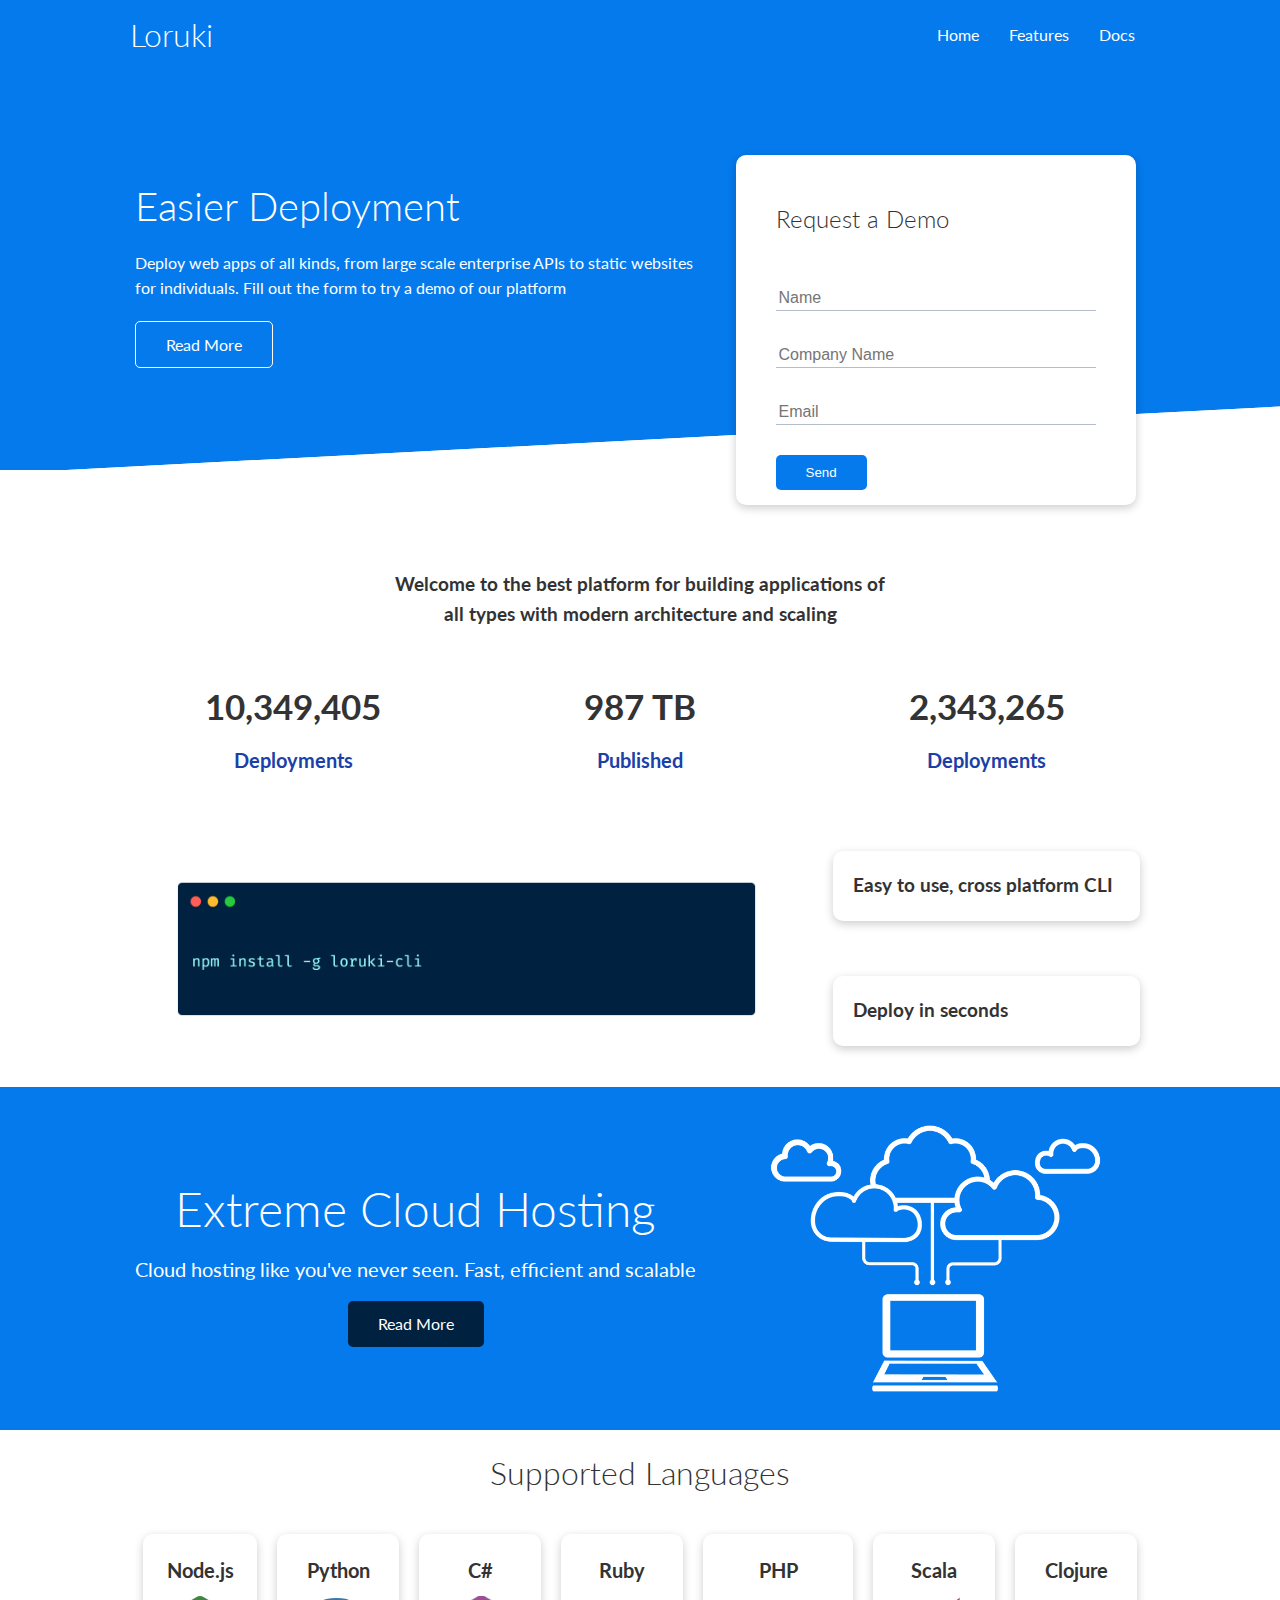
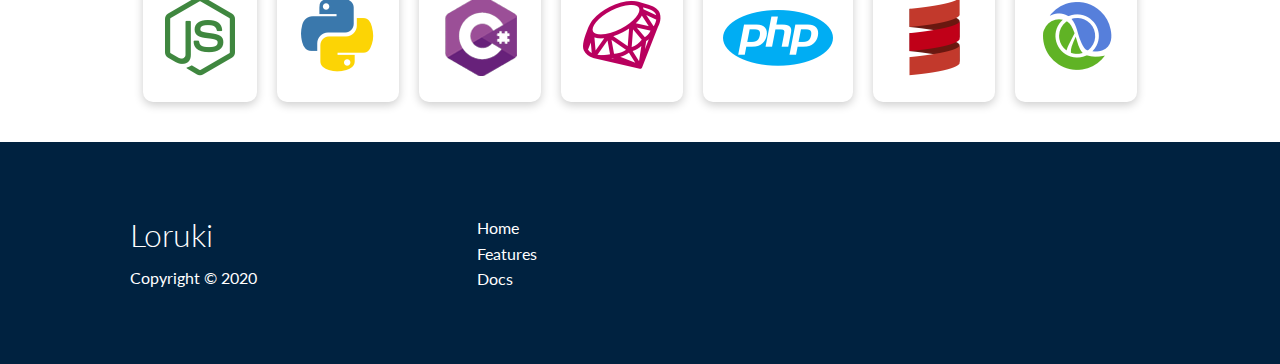
<file: index.html>
<!DOCTYPE html>
<html lang="en">
  <head>
    <meta charset="UTF-8" />
    <meta name="viewport" content="width=device-width, initial-scale=1.0" />
    <link
      rel="stylesheet"
      href="https://cdnjs.cloudflare.com/ajax/libs/font-awesome/5.15.1/css/all.min.css"
      integrity="sha512-+4zCK9k+qNFUR5X+cKL9EIR+ZOhtIloNl9GIKS57V1MyNsYpYcUrUeQc9vNfzsWfV28IaLL3i96P9sdNyeRssA=="
      crossorigin="anonymous"
      referrerpolicy="no-referrer"
    />
    <link rel="stylesheet" href="css/utils.css" />
    <link rel="stylesheet" href="css/style.css" />
    <title>Loruki | Cloud Hosting for Everyone</title>
  </head>
  <body>
    <div class="navbar">
      <div class="container flex">
        <h1 class="logo">Loruki</h1>
        <nav>
          <ul>
            <li><a href="index.html">Home</a></li>
            <li><a href="features.html">Features</a></li>
            <li><a href="docs.html">Docs</a></li>
          </ul>
        </nav>
      </div>
    </div>

    <section class="showcase">
      <div class="container grid">
        <div class="showcase-text">
          <h1>Easier Deployment</h1>
          <p>
            Deploy web apps of all kinds, from large scale enterprise APIs to
            static websites for individuals. Fill out the form to try a demo of
            our platform
          </p>
          <a href="features.html" class="btn btn-outline">Read More</a>
        </div>

        <div class="showcase-form card">
          <h2>Request a Demo</h2>
          <form name="contact" method="post" netlify-honeypot="bot-field" data-netlify="true">
            <input type="hidden" value="contact" name="contact">
            <p class="hidden">
              <label>Don't fill this out if you're human: <input name="bot-field"></label>
            </p>
            <div class="form-control">
              <input type="text" name="name" placeholder="Name" required />
            </div>
            <div class="form-control">
              <input
                type="text"
                name="company"
                placeholder="Company Name"
                required
              />
            </div>
            <div class="form-control">
              <input type="email" name="email" placeholder="Email" required />
            </div>
            <input type="submit" value="Send" class="btn btn-primary" />
          </form>
        </div>
      </div>
    </section>

    <section class="stats">
      <div class="container">
        <h3 class="stats-heading text-center my-1">
          Welcome to the best platform for building applications of all types
          with modern architecture and scaling
        </h3>

        <div class="grid grid-3 text-center my-4">
          <div>
            <i class="fas fa-server fa-3x"></i>
            <h3>10,349,405</h3>
            <p class="text-secondary">Deployments</p>
          </div>
          <div>
            <i class="fas fa-upload fa-3x"></i>
            <h3>987 TB</h3>
            <p class="text-secondary">Published</p>
          </div>
          <div>
            <i class="fas fa-project-diagram fa-3x"></i>
            <h3>2,343,265</h3>
            <p class="text-secondary">Deployments</p>
          </div>
        </div>
      </div>
    </section>

    <!-- CLI -->
    <section class="cli">
      <div class="container grid">
        <img src="images/cli.png" alt="" />
        <div class="card">
          <h3>Easy to use, cross platform CLI</h3>
        </div>
        <div class="card">
          <h3>Deploy in seconds</h3>
        </div>
      </div>
    </section>

    <!-- Cloud -->
    <section class="cloud bg-primary my-2 py-2">
      <div class="container grid">
        <div class="text-center">
          <h2 class="lg">Extreme Cloud Hosting</h2>
          <p class="lead my-1">
            Cloud hosting like you've never seen. Fast, efficient and scalable
          </p>
          <a href="features.html" class="btn btn-dark"> Read More </a>
        </div>
        <img src="images/cloud.png" alt="" />
      </div>
    </section>

    <!-- Languages -->
    <section class="languages">
      <h2 class="md text-center my-2">Supported Languages</h2>
      <div class="container flex">
        <div class="card">
          <h4>Node.js</h4>
          <img src="images/logos/node.png" alt="" />
        </div>
        <div class="card">
          <h4>Python</h4>
          <img src="images/logos/python.png" alt="" />
        </div>
        <div class="card">
          <h4>C#</h4>
          <img src="images/logos/csharp.png" alt="" />
        </div>
        <div class="card">
          <h4>Ruby</h4>
          <img src="images/logos/ruby.png" alt="" />
        </div>
        <div class="card">
          <h4>PHP</h4>
          <img src="images/logos/php.png" alt="" />
        </div>
        <div class="card">
          <h4>Scala</h4>
          <img src="images/logos/scala.png" alt="" />
        </div>
        <div class="card">
          <h4>Clojure</h4>
          <img src="images/logos/clojure.png" alt="" />
        </div>
      </div>
    </section>
    
    <footer class="footer bg-dark py-5">
      <div class="container grid grid-3">
        <div>
          <h1>Loruki</h1>
          <p>Copyright &copy; 2020</p>
        </div>
        <nav>
          <ul>
            <li><a href="index.html">Home</a></li>
            <li><a href="features.html">Features</a></li>
            <li><a href="docs.html">Docs</a></li>
          </ul>
        </nav>
        <div class="social">
          <a href="#"><i class="fab fa-github fa-2x"></i></a>
          <a href="#"><i class="fab fa-facebook fa-2x"></i></a>
          <a href="#"><i class="fab fa-instagram fa-2x"></i></a>
          <a href="#"><i class="fab fa-twitter fa-2x"></i></a>
        </div>
      </div>
    </footer>
  </body>
</html>
</file>
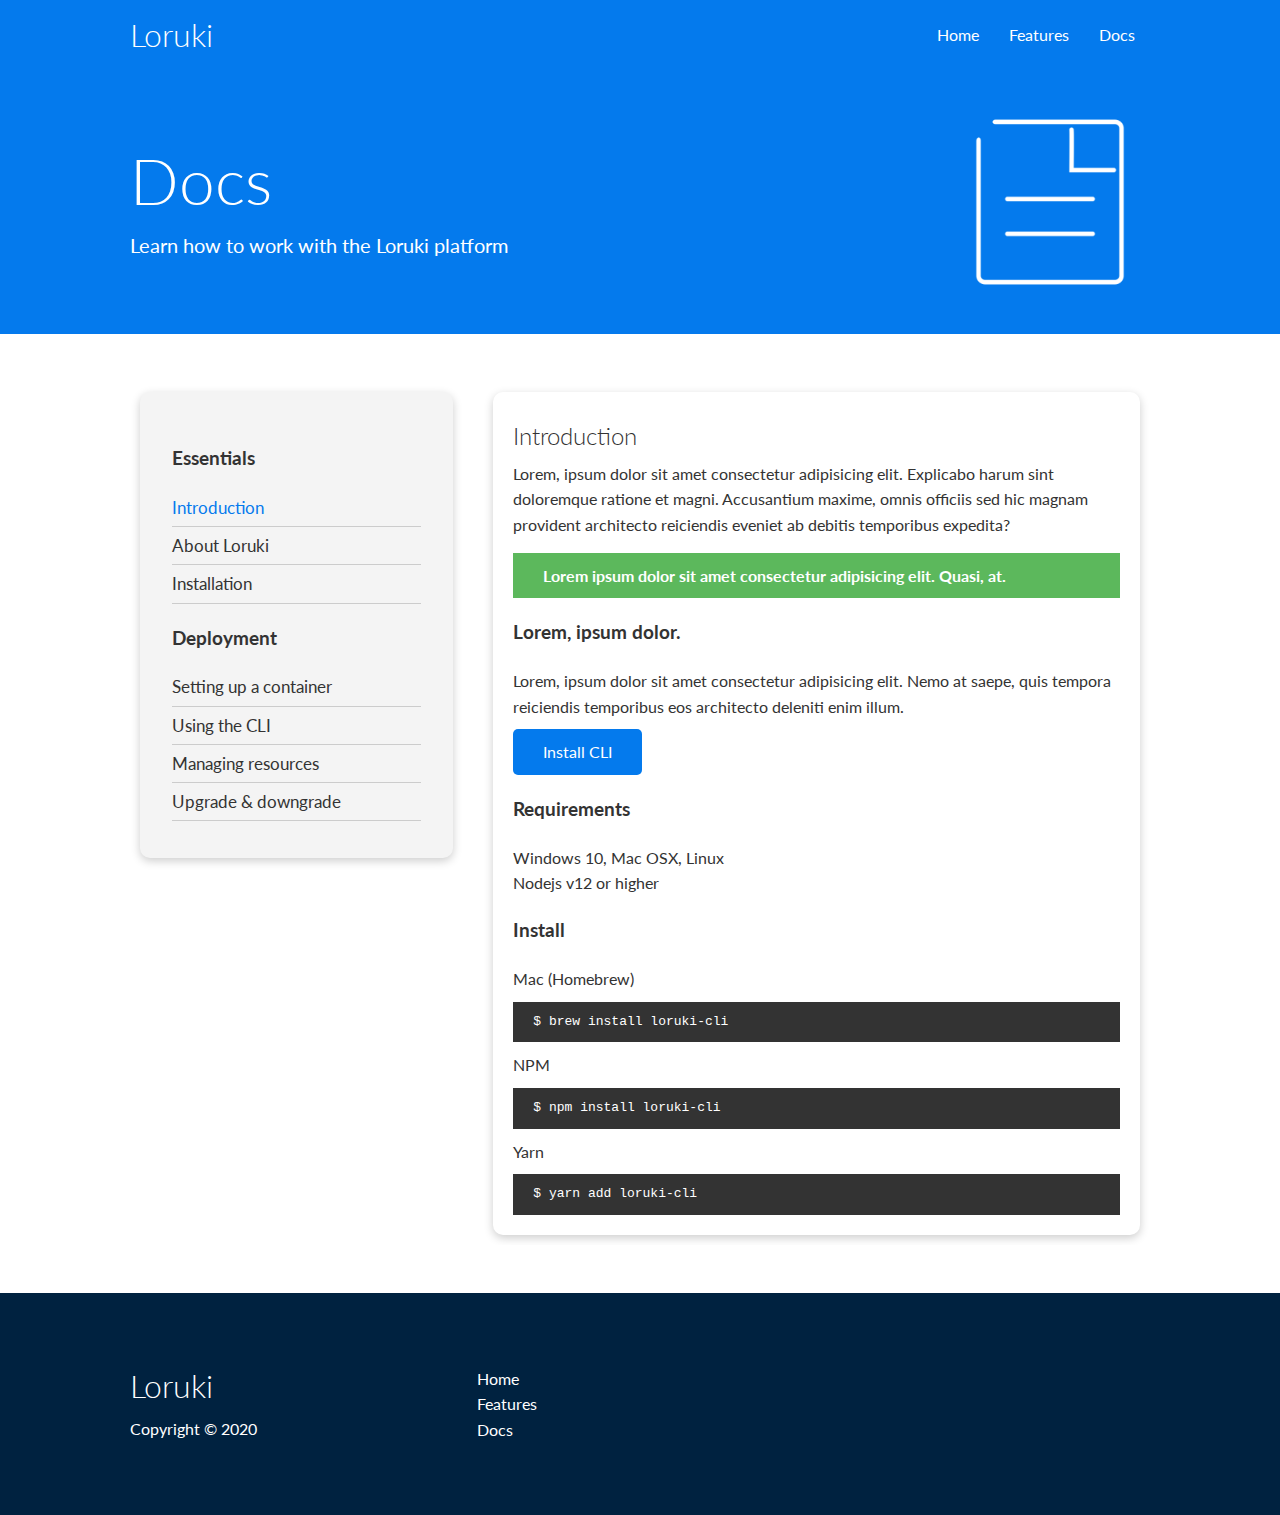
<file: docs.html>
<!DOCTYPE html>
<html lang="en">
  <head>
    <meta charset="UTF-8" />
    <meta name="viewport" content="width=device-width, initial-scale=1.0" />
    <link
      rel="stylesheet"
      href="https://cdnjs.cloudflare.com/ajax/libs/font-awesome/5.15.1/css/all.min.css"
      integrity="sha512-+4zCK9k+qNFUR5X+cKL9EIR+ZOhtIloNl9GIKS57V1MyNsYpYcUrUeQc9vNfzsWfV28IaLL3i96P9sdNyeRssA=="
      crossorigin="anonymous"
      referrerpolicy="no-referrer"
    />
    <link rel="stylesheet" href="css/utils.css" />
    <link rel="stylesheet" href="css/style.css" />
    <title>Loruki | Cloud Hosting for Everyone</title>
  </head>
  <body>
    <div class="navbar">
      <div class="container flex">
        <h1 class="logo">Loruki</h1>
        <nav>
          <ul>
            <li><a href="index.html">Home</a></li>
            <li><a href="features.html">Features</a></li>
            <li><a href="docs.html">Docs</a></li>
          </ul>
        </nav>
      </div>
    </div>

    <!-- Head Area -->
    <section class="docs-head bg-primary py-3">
      <div class="container grid">
        <div>
          <h1 class="xl">Docs</h1>
          <p class="lead">Learn how to work with the Loruki platform</p>
        </div>
        <img src="images/docs.png" alt="" />
      </div>
    </section>

    <!-- Docs main -->
    <section class="my-4 docs-main">
      <div class="container grid">
        <div class="card bg-light p-3">
          <h3 class="my-2">Essentials</h3>
          <nav>
            <ul>
              <li><a href="#" class="text-primary">Introduction</a></li>
              <li><a href="#">About Loruki</a></li>
              <li><a href="#">Installation</a></li>
            </ul>
          </nav>
          <h3 class="my-2">Deployment</h3>
          <nav>
            <ul>
              <li><a href="#">Setting up a container</a></li>
              <li><a href="#">Using the CLI</a></li>
              <li><a href="#">Managing resources</a></li>
              <li><a href="#">Upgrade & downgrade</a></li>
            </ul>
          </nav>
        </div>
        <div class="card">
          <h2>Introduction</h2>
          <p>
            Lorem, ipsum dolor sit amet consectetur adipisicing elit. Explicabo
            harum sint doloremque ratione et magni. Accusantium maxime, omnis
            officiis sed hic magnam provident architecto reiciendis eveniet ab
            debitis temporibus expedita?
          </p>
          <div class="alert alert-success">
            <i class="fas fa-info"></i>
            Lorem ipsum dolor sit amet consectetur adipisicing elit. Quasi, at.
          </div>
          <h3>Lorem, ipsum dolor.</h3>
          <p>
            Lorem, ipsum dolor sit amet consectetur adipisicing elit. Nemo at
            saepe, quis tempora reiciendis temporibus eos architecto deleniti
            enim illum.
          </p>
          <a href="#" class="btn btn-primary">Install CLI</a>

          <h3>Requirements</h3>
          <ul>
            <li>Windows 10, Mac OSX, Linux</li>
            <li>Nodejs v12 or higher</li>
          </ul>

          <h3>Install</h3>
          <p>Mac (Homebrew)</p>
          <pre><code>$ brew install loruki-cli</code></pre>
          <p>NPM</p>
          <pre><code>$ npm install loruki-cli</code></pre>
          <p>Yarn</p>
          <pre><code>$ yarn add loruki-cli</code></pre>
        </div>
      </div>
    </section>

    <footer class="footer bg-dark py-5">
      <div class="container grid grid-3">
        <div>
          <h1>Loruki</h1>
          <p>Copyright &copy; 2020</p>
        </div>
        <nav>
          <ul>
            <li><a href="index.html">Home</a></li>
            <li><a href="features.html">Features</a></li>
            <li><a href="docs.html">Docs</a></li>
          </ul>
        </nav>
        <div class="social">
          <a href="#"><i class="fab fa-github fa-2x"></i></a>
          <a href="#"><i class="fab fa-facebook fa-2x"></i></a>
          <a href="#"><i class="fab fa-instagram fa-2x"></i></a>
          <a href="#"><i class="fab fa-twitter fa-2x"></i></a>
        </div>
      </div>
    </footer>
  </body>
</html>
</file>
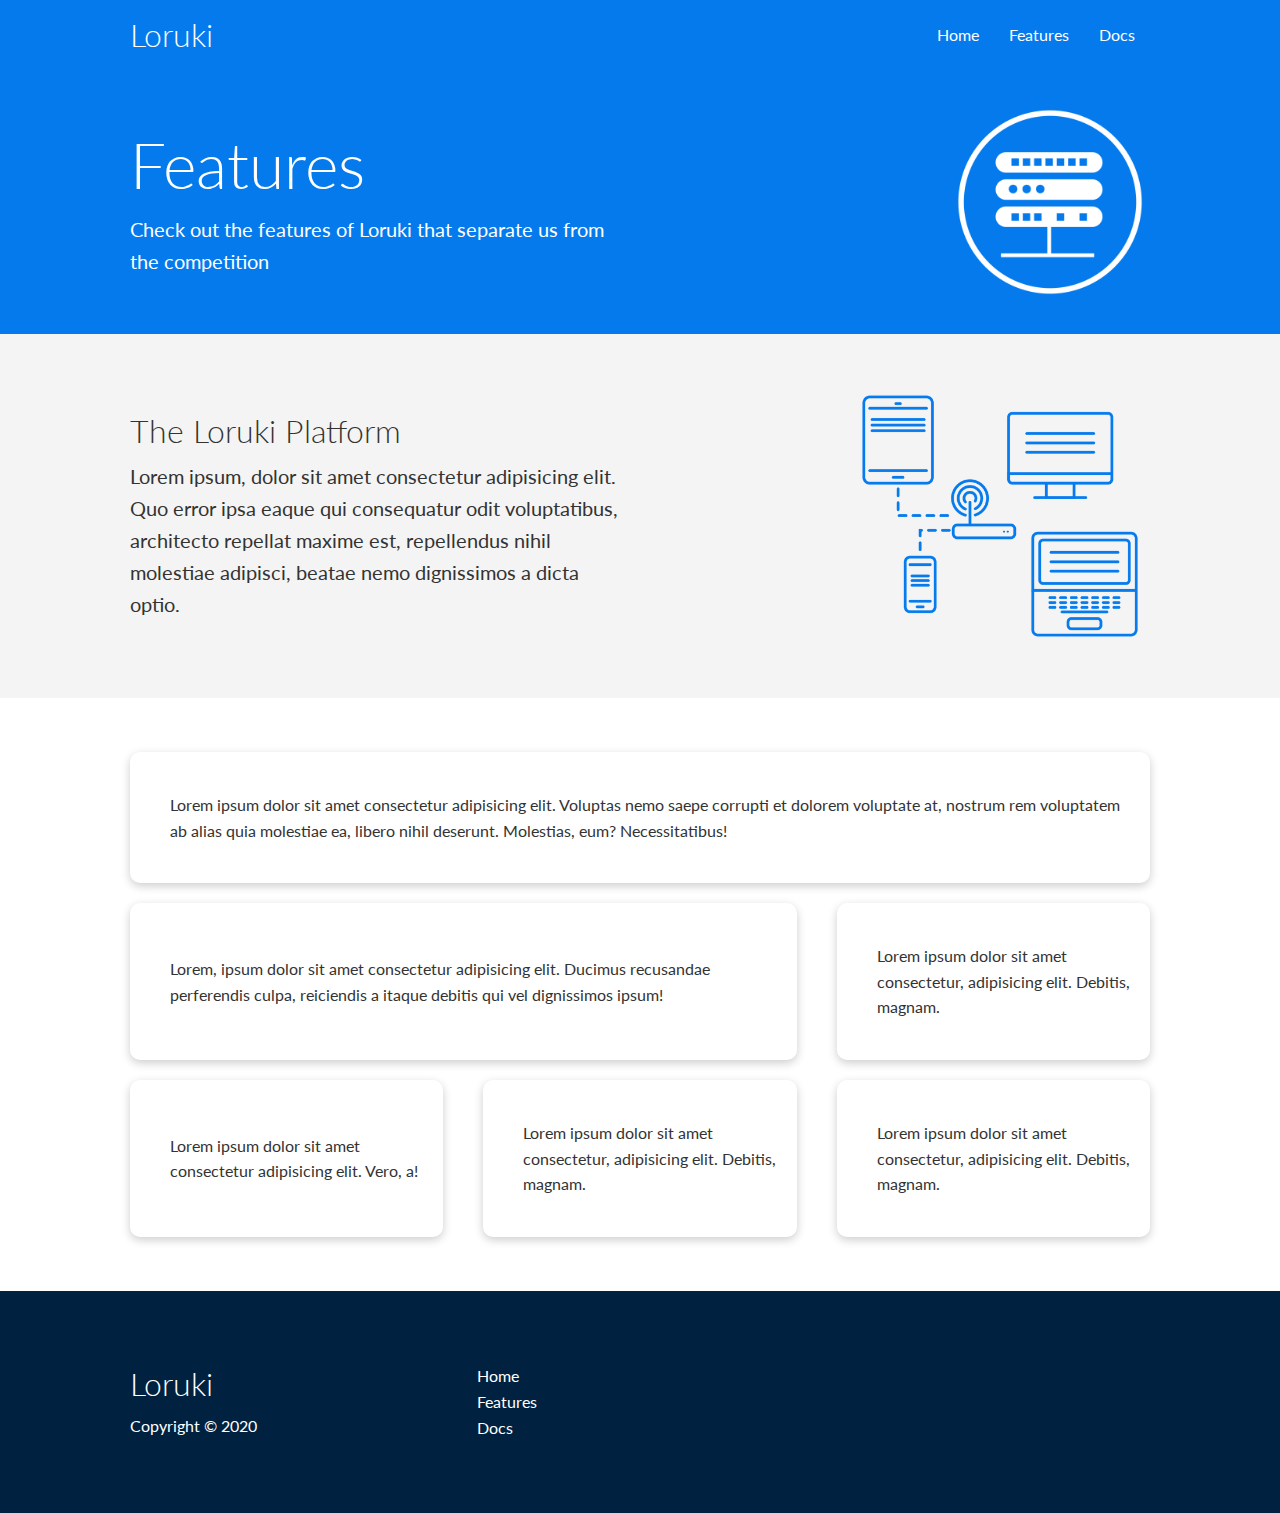
<file: features.html>
<!DOCTYPE html>
<html lang="en">
  <head>
    <meta charset="UTF-8" />
    <meta name="viewport" content="width=device-width, initial-scale=1.0" />
    <link
      rel="stylesheet"
      href="https://cdnjs.cloudflare.com/ajax/libs/font-awesome/5.15.1/css/all.min.css"
      integrity="sha512-+4zCK9k+qNFUR5X+cKL9EIR+ZOhtIloNl9GIKS57V1MyNsYpYcUrUeQc9vNfzsWfV28IaLL3i96P9sdNyeRssA=="
      crossorigin="anonymous"
      referrerpolicy="no-referrer"
    />
    <link rel="stylesheet" href="css/utils.css" />
    <link rel="stylesheet" href="css/style.css" />
    <title>Loruki | Cloud Hosting for Everyone</title>
  </head>
  <body>
    <div class="navbar">
      <div class="container flex">
        <h1 class="logo">Loruki</h1>
        <nav>
          <ul>
            <li><a href="index.html">Home</a></li>
            <li><a href="features.html">Features</a></li>
            <li><a href="docs.html">Docs</a></li>
          </ul>
        </nav>
      </div>
    </div>

    <!-- Head Area -->
    <section class="features-head bg-primary py-3">
      <div class="container grid">
        <div>
          <h1 class="xl">Features</h1>
          <p class="lead">
            Check out the features of Loruki that separate us from the
            competition
          </p>
        </div>
        <img src="images/server.png" alt="" />
      </div>
    </section>

    <!-- Sub Head -->
    <section class="features-sub-head bg-light py-3">
      <div class="container grid">
        <div>
          <h1 class="md">The Loruki Platform</h1>
          <p class="lead">
            Lorem ipsum, dolor sit amet consectetur adipisicing elit. Quo error
            ipsa eaque qui consequatur odit voluptatibus, architecto repellat
            maxime est, repellendus nihil molestiae adipisci, beatae nemo
            dignissimos a dicta optio.
          </p>
        </div>
        <img src="images/server2.png" alt="" />
      </div>
    </section>

    <section class="features-main my-2">
      <div class="container grid grid-3">
        <div class="card flex">
          <i class="fas fa-server fa-3x"></i>
          <p>
            Lorem ipsum dolor sit amet consectetur adipisicing elit. Voluptas
            nemo saepe corrupti et dolorem voluptate at, nostrum rem voluptatem
            ab alias quia molestiae ea, libero nihil deserunt. Molestias, eum?
            Necessitatibus!
          </p>
        </div>
        <div class="card flex">
          <i class="fas fa-network-wired fa-3x"></i>
          <p>
            Lorem, ipsum dolor sit amet consectetur adipisicing elit. Ducimus
            recusandae perferendis culpa, reiciendis a itaque debitis qui vel
            dignissimos ipsum!
          </p>
        </div>
        <div class="card flex">
          <i class="fas fa-laptop-code fa-3x"></i>
          <p>
            Lorem ipsum dolor sit amet consectetur, adipisicing elit. Debitis,
            magnam.
          </p>
        </div>
        <div class="card flex">
          <i class="fas fa-database fa-3x"></i>
          <p>
            Lorem ipsum dolor sit amet consectetur adipisicing elit. Vero, a!
          </p>
        </div>
        <div class="card flex">
          <i class="fas fa-power-off fa-3x"></i>
          <p>
            Lorem ipsum dolor sit amet consectetur, adipisicing elit. Debitis,
            magnam.
          </p>
        </div>
        <div class="card flex">
          <i class="fas fa-upload fa-3x"></i>
          <p>
            Lorem ipsum dolor sit amet consectetur, adipisicing elit. Debitis,
            magnam.
          </p>
        </div>
      </div>
    </section>

    <footer class="footer bg-dark py-5">
      <div class="container grid grid-3">
        <div>
          <h1>Loruki</h1>
          <p>Copyright &copy; 2020</p>
        </div>
        <nav>
          <ul>
            <li><a href="index.html">Home</a></li>
            <li><a href="features.html">Features</a></li>
            <li><a href="docs.html">Docs</a></li>
          </ul>
        </nav>
        <div class="social">
          <a href="#"><i class="fab fa-github fa-2x"></i></a>
          <a href="#"><i class="fab fa-facebook fa-2x"></i></a>
          <a href="#"><i class="fab fa-instagram fa-2x"></i></a>
          <a href="#"><i class="fab fa-twitter fa-2x"></i></a>
        </div>
      </div>
    </footer>
  </body>
</html>
</file>
<file: css/utils.css>
/* Utils */
.container {
  max-width: 1100px;
  margin: 0 auto;
  overflow: auto;
  padding: 0 40px;
}

.card {
  background-color: #fff;
  color: #333;
  border-radius: 10px;
  box-shadow: 0 3px 10px rgba(0, 0, 0, 0.2);
  padding: 20px;
  margin: 10px;
}

.btn {
  display: inline-block;
  padding: 10px 30px;
  cursor: pointer;
  background-color: var(--primary-color);
  color: #fff;
  border: none;
  border-radius: 5px;
}

.btn-outline {
  background: transparent;
  border: 1px solid white;
}

.btn:hover {
  transform: scale(0.98);
}

/* Backgrounds & Coloured Buttons */
.bg-primary,
.btn-primary {
  background-color: var(--primary-color);
  color: #fff;
}

.bg-secondary,
.btn-secondary {
  background-color: var(--secondary-color);
  color: #fff;
}

.bg-dark,
.btn-dark {
  background-color: var(--dark-color);
  color: #fff;
}

.bg-light,
.btn-light {
  background-color: var(--light-color);
  color: #333;
}

.bg-primary a,
.btn-primary a,
.bg-secondary a,
.btn-secondary a,
.bg-dark a,
.btn-dark a {
  color: #fff;
}

/* Text colors */
.text-primary {
  color: var(--primary-color);
}

.text-secondary {
  color: var(--secondary-color);
}

.text-dark {
  color: var(--dark-color);
}

.text-light {
  color: var(--light-color);
}

/* Text Sizes */
.lead {
  font-size: 20px;
}

.sm {
  font-size: 1rem;
}

.md {
  font-size: 2rem;
}

.lg {
  font-size: 3rem;
}

.xl {
  font-size: 4rem;
}

.text-center {
  text-align: center;
}

/* Alert */
.alert {
  background-color: var(--light-color);
  padding: 10px 20px;
  font-weight: bold;
  margin: 15px 0;
}

.alert i {
  margin-right: 10px;
}

.alert-success {
  background-color: var(--success-color);
  color: #fff;
}

.alert-error {
  background-color: var(--error-color);
  color: #fff;
}

.flex {
  display: flex;
  justify-content: center;
  align-items: center;
  height: 100%;
}

.grid {
  display: grid;
  grid-template-columns: repeat(2, 1fr);
  gap: 20px;
  justify-content: center;
  align-items: center;
  height: 100%;
}

.grid-3 {
  grid-template-columns: repeat(3, 1fr);
}

/* Margin */
.my-1 {
  margin: 1rem 0;
}

.my-2 {
  margin: 1.5rem 0;
}

.my-3 {
  margin: 2rem 0;
}

.my-4 {
  margin: 3rem 0;
}

.my-5 {
  margin: 4rem 0;
}

.m-1 {
  margin: 1rem;
}

.m-2 {
  margin: 1.5rem;
}

.m-3 {
  margin: 2rem;
}

.m-4 {
  margin: 3rem;
}

.m-5 {
  margin: 4rem;
}

/* Padding */
.py-1 {
  padding: 1rem 0;
}

.py-2 {
  padding: 1.5rem 0;
}

.py-3 {
  padding: 2rem 0;
}

.py-4 {
  padding: 3rem 0;
}

.py-5 {
  padding: 4rem 0;
}

.p-1 {
  padding: 1rem;
}

.p-2 {
  padding: 1.5rem;
}

.p-3 {
  padding: 2rem;
}

.p-4 {
  padding: 3rem;
}

.p-5 {
  padding: 4rem;
}
</file>
<file: css/style.css>
@import url("https://fonts.googleapis.com/css2?family=Lato:wght@300&display=swap");

:root {
  --primary-color: #047aed;
  --secondary-color: #1c3fa8;
  --dark-color: #002240;
  --light-color: #f4f4f4;
  --success-color: #5cb85c;
  --error-color: #d9534f;
}

* {
  box-sizing: border-box;
  padding: 0;
  margin: 0;
}

body {
  font-family: "Lato", sans-serif;
  color: #333;
  line-height: 1.6;
}

ul {
  list-style-type: none;
}

a {
  text-decoration: none;
  color: #333;
}

h1,
h2 {
  font-weight: 300;
  line-height: 1.2;
  margin: 10px 0;
}

p {
  margin: 10px 0;
}

img {
  width: 100%;
}

code,
pre {
  background: #333;
  color: #fff;
  padding: 10px;
}

.hidden {
  visibility: hidden;
  height: 0;
}

/* Navbar */
.navbar {
  background-color: var(--primary-color);
  color: #fff;
  height: 70px;
}

.navbar ul {
  display: flex;
}

.navbar a {
  color: #fff;
  padding: 10px;
  margin: 0 5px;
}

.navbar a:hover {
  border-bottom: 2px #fff solid;
}

.navbar .flex {
  justify-content: space-between;
}

/* Showcase */
.showcase {
  height: 400px;
  background-color: var(--primary-color);
  color: #fff;
  position: relative;
}

.showcase h1 {
  font-size: 40px;
}

.showcase p {
  margin: 20px 0;
}

.showcase .grid {
  overflow: visible;
  grid-template-columns: 55% auto;
  gap: 30px;
}

.showcase-text {
  animation: slideInFromLeft 1s ease-in;
}

.showcase-form {
  position: relative;
  top: 60px;
  height: 350px;
  width: 400px;
  padding: 40px;
  z-index: 100;
  justify-self: flex-end;
  animation: slideInFromRight 1s ease-in;
}

.showcase-form .form-control {
  margin: 30px 0;
}

.showcase-form input[type="text"],
.showcase-form input[type="email"] {
  border: 0;
  border-bottom: 1px solid #b4becb;
  width: 100%;
  padding: 3px;
  font-size: 16px;
}

.showcase-form input:focus {
  outline: none;
}

.showcase::before,
.showcase::after {
  content: "";
  position: absolute;
  height: 100px;
  bottom: -70px;
  right: 0;
  left: 0;
  background: #fff;
  transform: skewY(-3deg);
  -webkit-transform: skewY(-3deg);
  -moz-transform: skewY(-3deg);
  -ms-transform: skewY(-3deg);
}

/* Stats */
.stats {
  padding-top: 100px;
  animation: slideInFromBottom 1s ease-in;
}

.stats-heading {
  max-width: 500px;
  margin: auto;
}

.stats .grid h3 {
  font-size: 35px;
}

.stats .grid p {
  font-size: 20px;
  font-weight: bold;
}

/* Cli */
.cli .grid {
  grid-template-columns: repeat(3, 1fr);
  grid-template-rows: repeat(2, 1fr);
}

.cli .grid > *:first-child {
  grid-column: 1 / span 2;
  grid-row: 1 / span 2;
}

/* Cloud */
.cloud .grid {
  grid-template-columns: 4fr 3fr;
}

/* Languages */

.languages .flex {
  flex-wrap: wrap;
}

.languages .card {
  text-align: center;
  margin: 18px 10px 40px;
  transition: transform 0.2s ease-in;
}

.languages .card h4 {
  font-size: 20px;
  margin-bottom: 10px;
}

.languages .card:hover {
  transform: translateY(-15px);
}

/* Features */
.features-head img,
.docs-head img {
  width: 200px;
  justify-self: flex-end;
}

.features-sub-head img {
  width: 300px;
  justify-self: flex-end;
}

.features-main .card > i {
  margin-right: 20px;
}

.features-main .grid {
  padding: 30px;
}

.features-main .grid > *:first-child {
  grid-column: 1 / span 3;
}

.features-main .grid > *:nth-child(2) {
  grid-column: 1 / span 2;
}

/* Docs */
.docs-main h3 {
  margin: 20px 0;
}

.docs-main .grid {
  grid-template-columns: 1fr 2fr;
  align-items: flex-start;
}

.docs-main nav li {
  font-size: 17px;
  padding-bottom: 5px;
  margin-bottom: 5px;
  border-bottom: 1px #ccc solid;
}

.docs-main a:hover {
  font-weight: bold;
}

/* Footer */
.footer .social a {
  margin: 0 10px;
}

.fa-github:hover {
  color: #000000;
}

.fa-facebook:hover {
  color: #1773ea;
}

.fa-instagram:hover {
  color: #b32e87;
}

.fa-twitter:hover {
  color: #1c9cea;
}

/* Animations */
@keyframes slideInFromLeft {
  0% {
    transform: translateX(-100%);
  }

  100% {
    transform: translateX(0);
  }
}

@keyframes slideInFromRight {
  0% {
    transform: translateX(100%);
  }

  100% {
    transform: translateX(0);
  }
}

@keyframes slideInFromTop {
  0% {
    transform: translateY(-100%);
  }

  100% {
    transform: translateX(0);
  }
}

@keyframes slideInFromBottom {
  0% {
    transform: translateY(100%);
  }

  100% {
    transform: translateX(0);
  }
}

/* Tablets and under */
@media (max-width: 768px) {
  .grid,
  .showcase .grid,
  .stats .grid,
  .cli .grid,
  .cloud .grid,
  .features-main .grid,
  .docs-main .grid {
    grid-template-columns: 1fr;
    grid-template-rows: 1fr;
  }

  .showcase {
    height: auto;
  }

  .showcase-text {
    text-align: center;
    margin-top: 40px;
    animation: slideInFromTop 1s ease-in;
  }

  .showcase-form {
    justify-self: center;
    margin: auto;
    animation: slideInFromBottom 1s ease-in;
  }

  .cli .grid > *:first-child {
    grid-column: 1;
    grid-row: 1;
  }

  .features-head,
  .features-sub-head,
  .docs-head {
    text-align: center;
  }

  .features-head img,
  .features-sub-head img,
  .docs-head img {
    justify-self: center;
  }

  .features-main .grid > *:first-child,
  .features-main .grid > *:nth-child(2) {
    grid-column: 1;
  }
}

/* Mobile */
@media (max-width: 500px) {
  .navbar {
    height: 110px;
  }

  .navbar .flex {
    flex-direction: column;
  }

  .navbar ul {
    padding: 10px;
    background-color: rgba(0, 0, 0, 0.1);
  }

  .showcase-form {
    width: 300px;
  }
}
</file>
